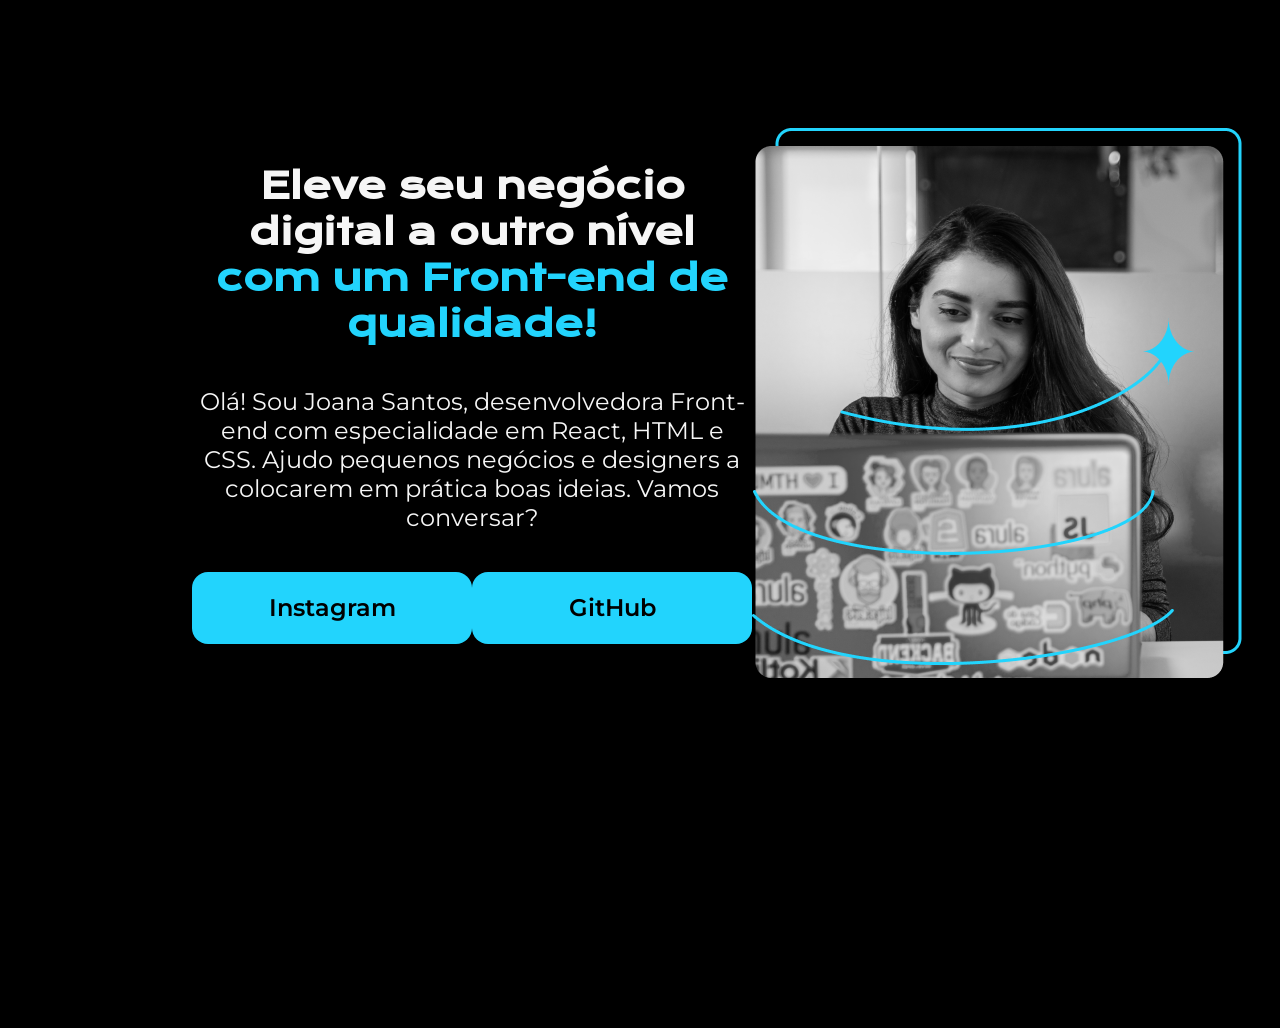
<file: trilha_html_css/passo_01/index.html>
<!DOCTYPE html>
<html lang="pt-br">

<head>
    <meta charset="UTF-8">
    <meta http-equiv="X-UA-Compatible" content="IE=edge">
    <meta name="viewport" content="width=device-width, initial-scale=1.0">
    <title>Portifolio</title>
    <link rel="stylesheet" href="style.css">
</head>

<body>
    <header></header>
    <main class="apresentacao">
        <section class="apresentacao__conteudo">
            <h1 class="apresentacao__conteudo__titulo">Eleve seu negócio digital a outro nível<strong 
            class="titulo-destaque"> com um Front-end de qualidade!
            </strong></h1>
            <p class="apresentacao__conteudo__texto">Olá! Sou Joana Santos, desenvolvedora
            Front-end com especialidade em React, HTML e
            CSS. Ajudo pequenos negócios e designers a
            colocarem em prática boas ideias. Vamos
            conversar?</p>
            <div class="apresentacao__links">
                <a class="apresentacao__links__link">Instagram</a>
                <a class="apresentacao__links__link">GitHub</a>
            </div>
        </section>
        <img src="/trilha_html_css/assets/profile.png" alt="Foto da Joana Santos programando">
    </main>
    <footer></footer>
</body>

</html>
</file>
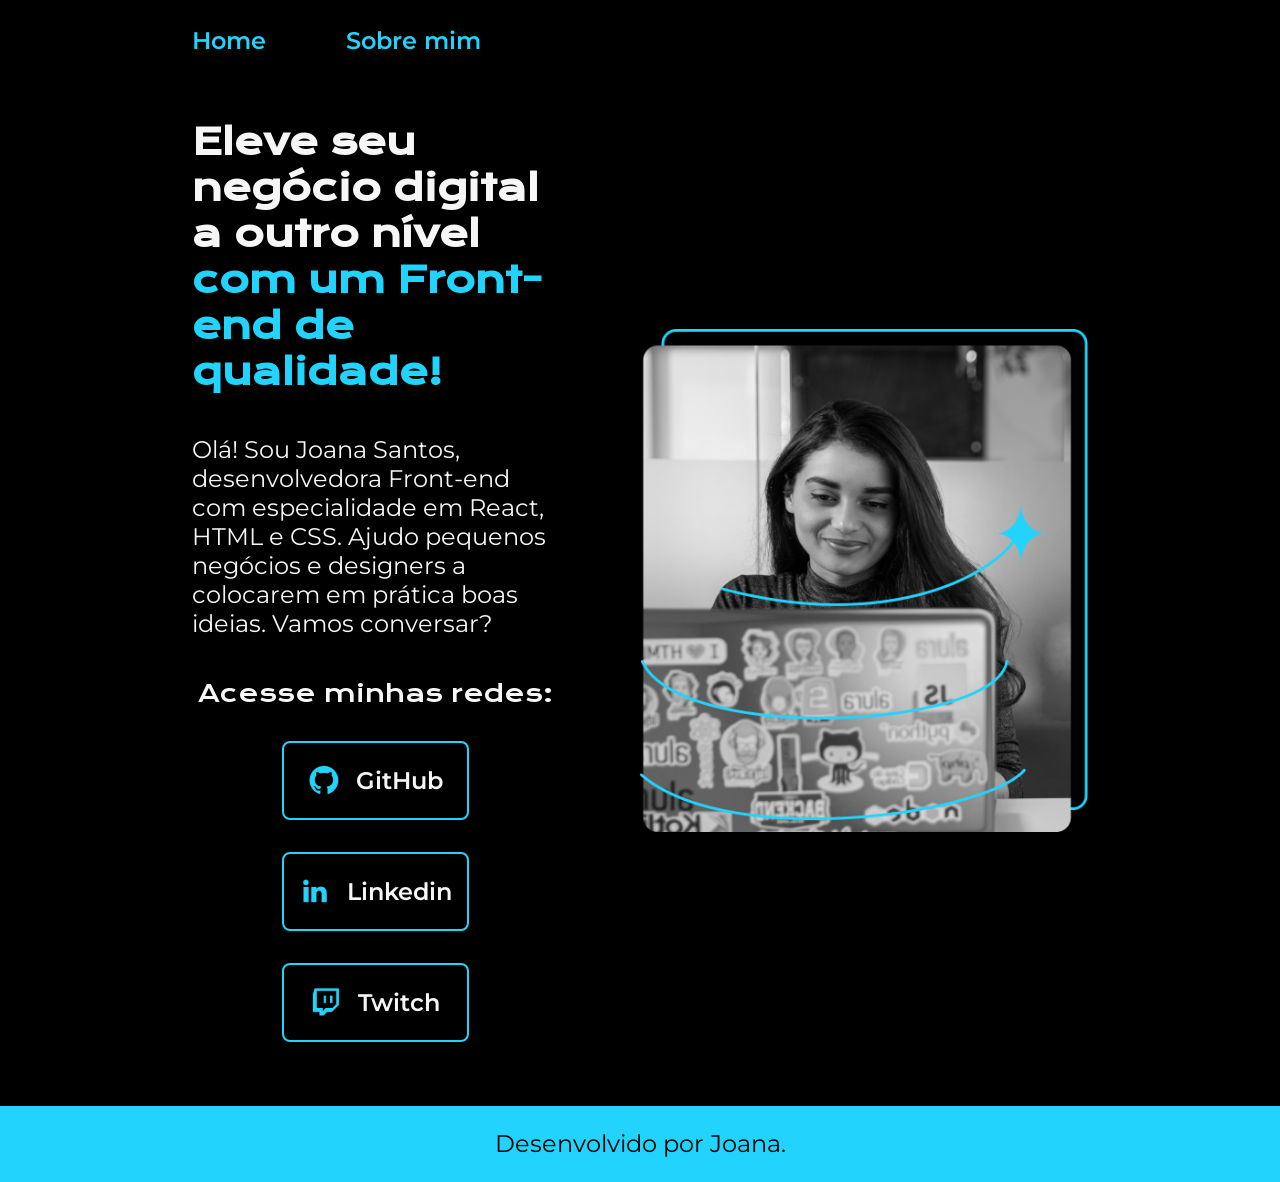
<file: trilha_html_css/passo_02/index.html>
<!DOCTYPE html>
<html lang="pt-br">

<head>
    <meta charset="UTF-8">
    <meta http-equiv="X-UA-Compatible" content="IE=edge">
    <meta name="viewport" content="width=device-width, initial-scale=1.0">
    <title>Portifolio</title>
    <link rel="stylesheet" href="/trilha_html_css/passo_02/styles/style.css">
</head>

<body>
    <header class="cabecalho">
        
        <nav class="cabecalho__menu">
            <a class="cabecalho__menu_link" href="index.html">Home</a>
            <a class="cabecalho__menu_link" href="about.html">Sobre mim</a>
        </nav>
        
    </header>
    
    <main class="apresentacao">
        
        <section class="apresentacao__conteudo">
            
            <h1 class="apresentacao__conteudo__titulo">Eleve seu negócio digital a outro nível<strong class="titulo-destaque"> com um Front-end de qualidade!</strong></h1>
            <p class="apresentacao__conteudo__texto">Olá! Sou Joana Santos, desenvolvedora
                Front-end com especialidade em React, HTML e CSS. Ajudo pequenos negócios e designers a colocarem em prática boas ideias. Vamos conversar?</p>
                
            <div class="apresentacao__links">
                
                <h2 class="apresentacao__links_h2">Acesse minhas redes:</h2>
                <a class="apresentacao__links__navegacao">
                    <img src="/trilha_html_css/assets/Logo_Github.png">
                    GitHub
                </a>
                <a class="apresentacao__links__navegacao">
                    <img src="/trilha_html_css/assets/Logo_linkedin.png">
                    Linkedin
                </a>
                <a class="apresentacao__links__navegacao">
                    <img src="/trilha_html_css/assets/Logo_Twitch.png">
                    Twitch
                </a>
                            
            </div>
                            
        </section>
                        
        <img class="apresentacao__imagem" src="/trilha_html_css/assets/profile.png" alt="Foto da Joana Santos programando">
                        
    </main>
        
    <footer class="rodape">
        <p>Desenvolvido por Joana.</p>
    </footer>
    
</body>
    
</html>
</file>
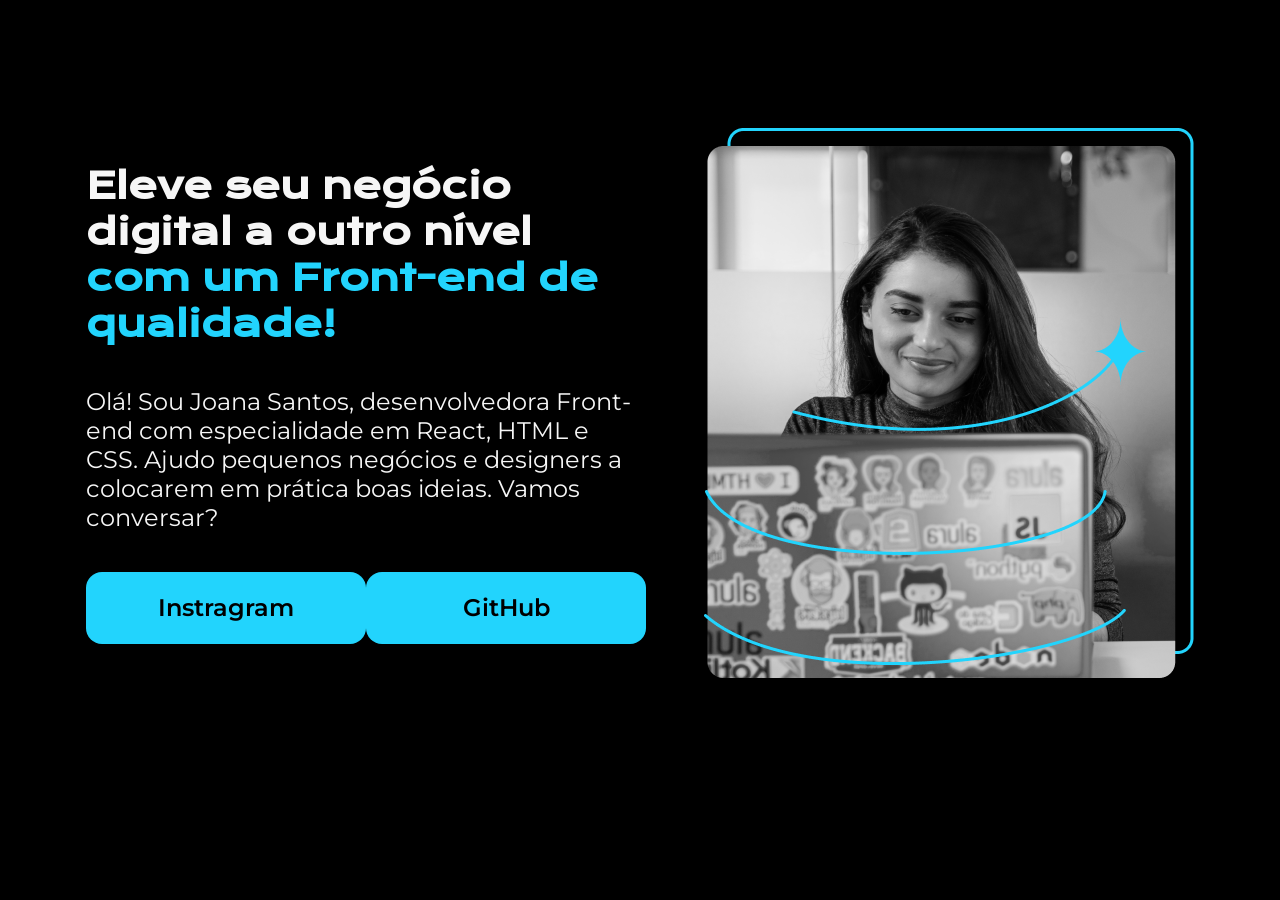
<file: praticando_conhecimento/html_css/01/index.html>
<!DOCTYPE html>
<html lang="pt-br">
<head>
    <meta charset="UTF-8">
    <meta name="viewport" content="width=device-width, initial-scale=1.0">
    <link rel="stylesheet" href="style.css">
    <title>Portifólio</title>
</head>
<body>

    <main class="apresentacao">
        <section class="apresentacao__conteudo">

            <h1 class="apresentacao__conteudo__titulo">Eleve seu negócio digital a outro nível <strong class="apresentacao__conteudo__destaque"> com um Front-end de qualidade!</strong>
            </h1>
        
            <p class="apresentacao__conteudo__texto">Olá! Sou Joana Santos, desenvolvedora Front-end com especialidade em React, HTML e CSS. Ajudo pequenos negócios e designers a colocarem em prática boas ideias. Vamos conversar?</p>
            
            <div class="apresentacao__conteudo__links">
                <a class="apresentacao__conteudo__links_navegacao">Instragram</a>
                <a class="apresentacao__conteudo__links_navegacao">GitHub</a>
            </div>
        </section>
    
        <img src="/trilha_html_css/assets/profile.png" alt="Foto da Joana Programando">
    </main>

</body>
</html>
</file>
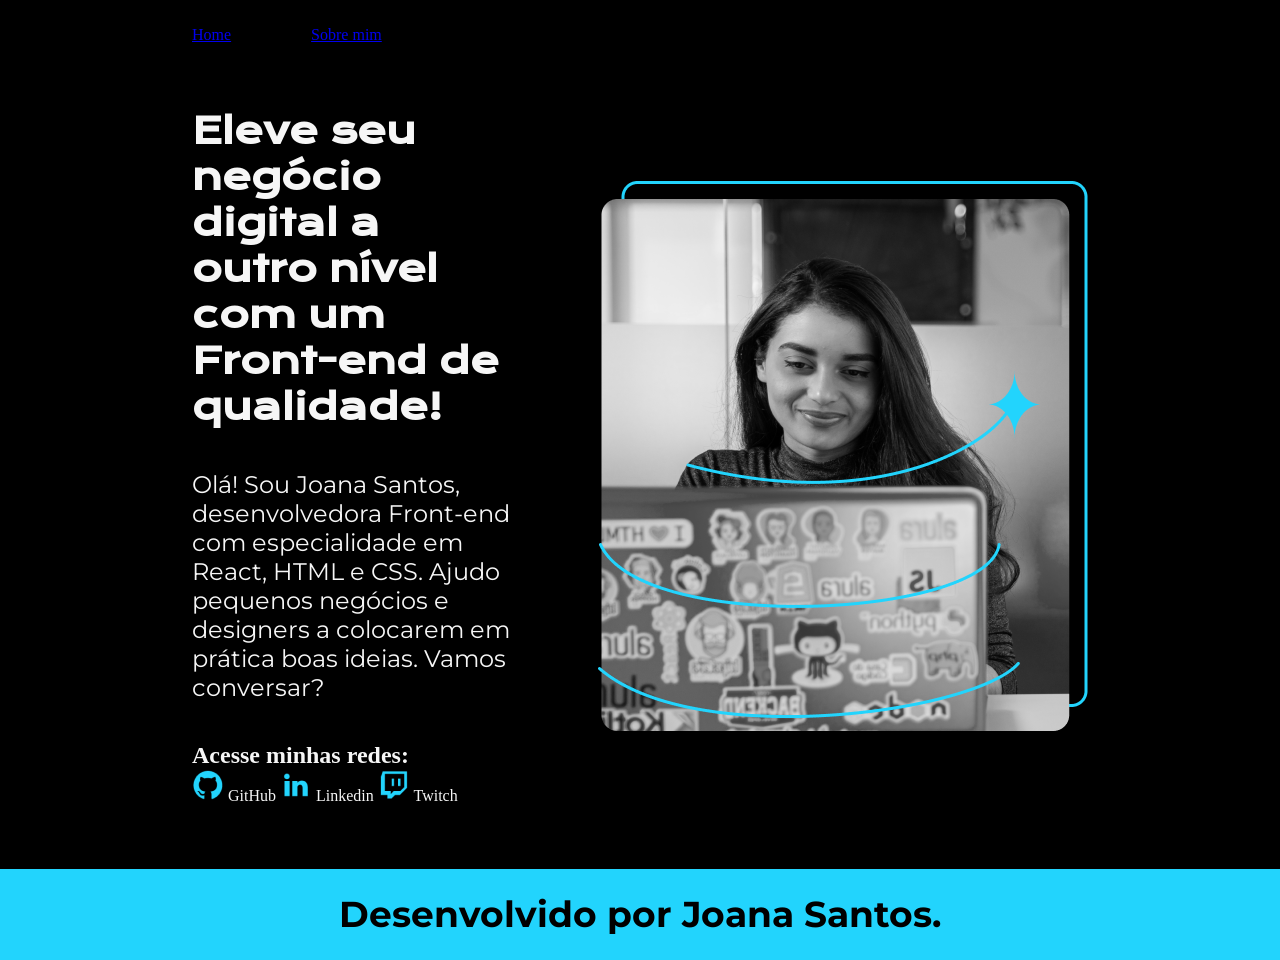
<file: praticando_conhecimento/html_css/02/index.html>
<!DOCTYPE html>
<html lang="pt-br">
<head>
    <meta charset="UTF-8">
    <meta name="viewport" content="width=device-width, initial-scale=1.0">
    <link rel="stylesheet" href="/trilha_html_css/passo_02/curso_3_4/styles/style.css">
    <title>Portifólio</title>
</head>
<body>

    <header class="cabecalho">
        <nav class="cabecalho__menu">
            <a class="cabecalho__menu__navegacao" href="index.html">Home</a>
            <a class="cabecalho__menu__navegacao" href="about.html">Sobre mim</a>
        </nav>
    </header>

    <main class="apresentacao">
        <section class="apresentacao__conteudo">

            <h1 class="apresentacao__conteudo__titulo">Eleve seu negócio digital a outro nível <strong class="apresentacao__conteudo__destaque"> com um Front-end de qualidade!</strong>
            </h1>
        
            <p class="apresentacao__conteudo__texto">Olá! Sou Joana Santos, desenvolvedora Front-end com especialidade em React, HTML e CSS. Ajudo pequenos negócios e designers a colocarem em prática boas ideias. Vamos conversar?</p>
            
            <div class="apresentacao__conteudo__links">

                <h2 class="apresentacao__conteudo__links__texto">Acesse minhas redes:</h2>

                <a class="apresentacao__conteudo__links_navegacao">
                    <img src="/trilha_html_css/assets/Logo_Github.png">
                    GitHub</a>
                <a class="apresentacao__conteudo__links_navegacao">
                    <img src="/trilha_html_css/assets/Logo_linkedin.png">
                    Linkedin</a>
                <a class="apresentacao__conteudo__links_navegacao">
                    <img src="/trilha_html_css/assets/Logo_Twitch.png">
                    Twitch</a>
            </div>
        </section>
    
        <img src="/trilha_html_css/assets/profile.png" alt="Foto da Joana Programando">
    </main>

    <footer class="rodape">
        <h2 class="rodape_texto">Desenvolvido por Joana Santos.</h2>
    </footer>
</body>
</html>
</file>
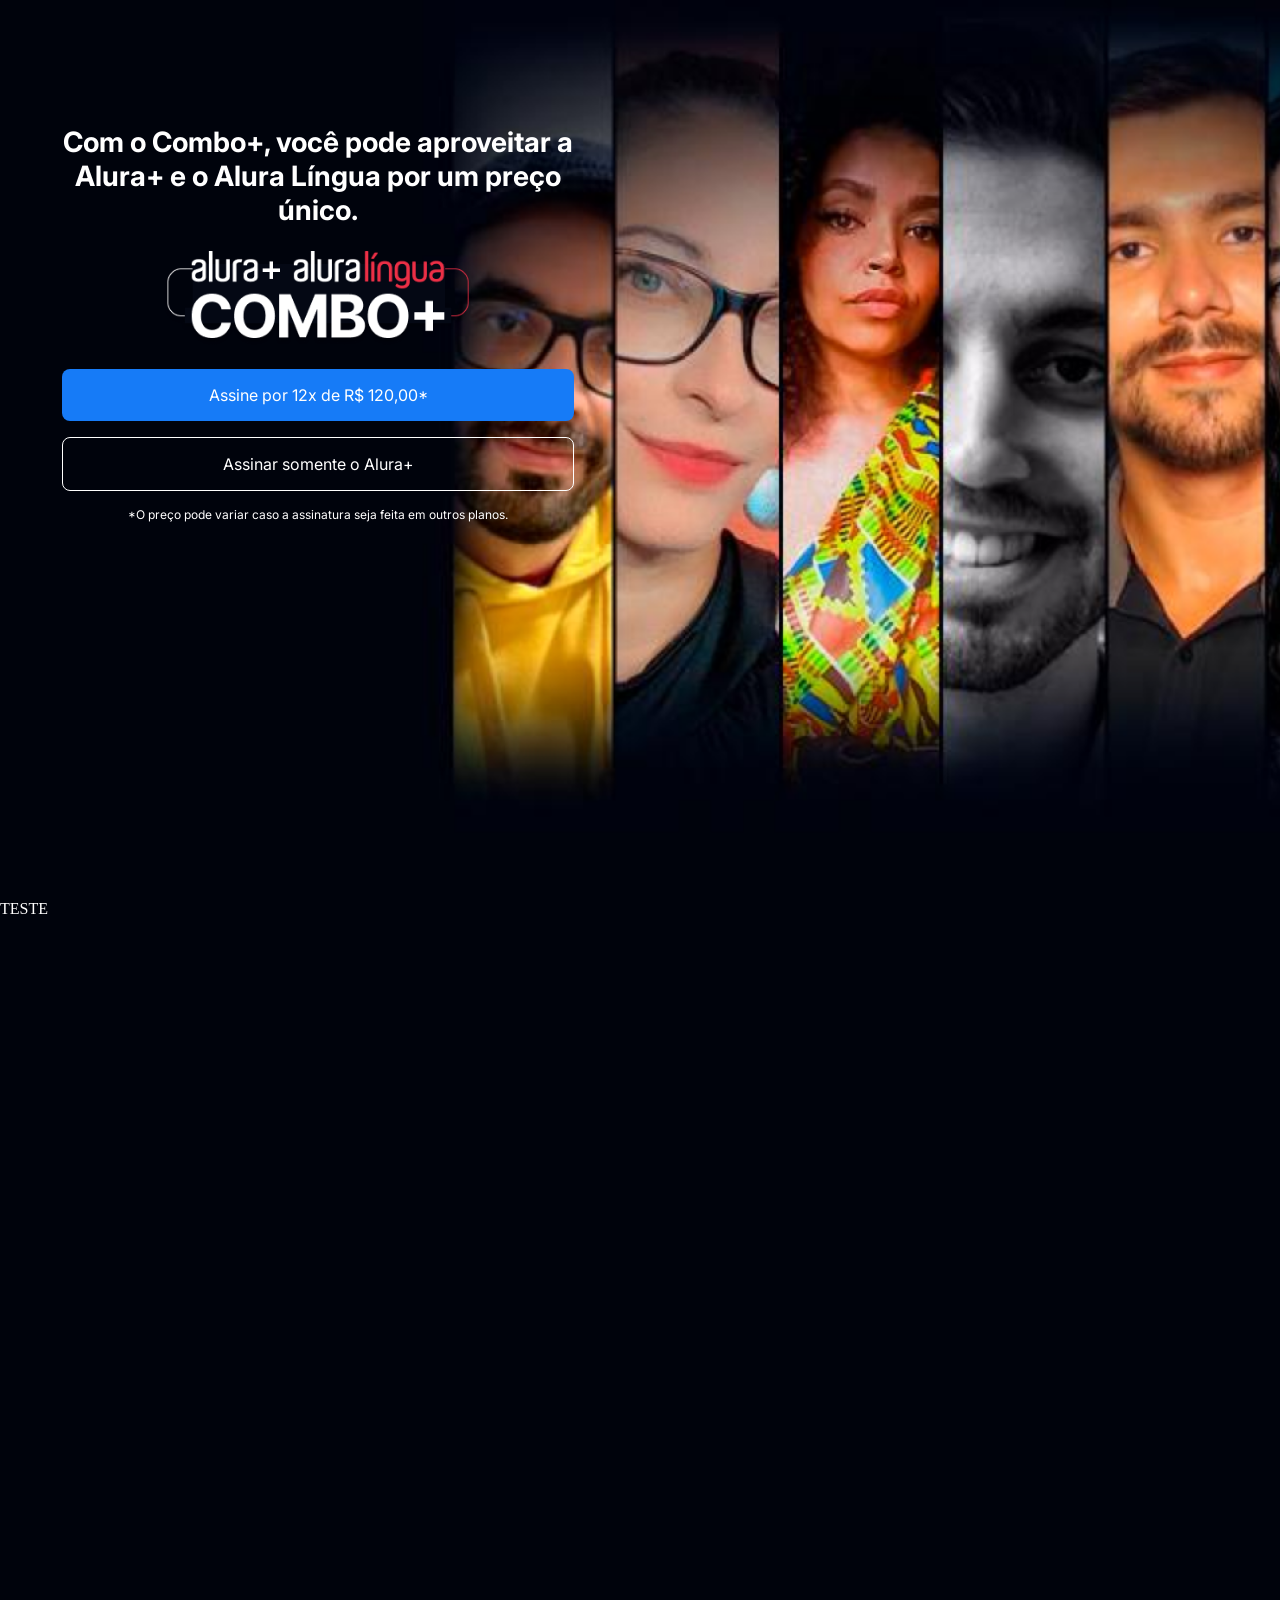
<file: praticando_conhecimento/html_css/05/index.html>
<!DOCTYPE html>
<html lang="pt-br">
<head>
    <meta charset="UTF-8">
    <meta name="viewport" content="width=device-width, initial-scale=1.0">
    <link rel="stylesheet" href="style.css">
    <title>Página Inicial</title>
</head>
<body>
    
    <main class="principal">
        
        <section class="principal__secao1">
            <div class="principal__secao1__conteudo">
                
                <h1 class="principal__secao1__conteudo__titulo">Com o Combo+, você pode aproveitar a Alura+ e o Alura Língua por um preço único.</h1>
                <img class="principal__secao1__conteudo__imagem" src="/trilha_html_css/assets/5_Combo.png">
                
                <div class="principal__secao1__conteudo__links">
                    
                    <a class="principal__secao1__conteudo__links__link1">
                        Assine por 12x de R$ 120,00*
                    </a>
                    
                    <a class="principal__secao1__conteudo__links__link2">
                        Assinar somente o Alura+
                    </a>
                    
                    <p class="principal__secao1__conteudo__links__paragrafo">
                        *O preço pode variar caso a assinatura seja feita em outros planos.
                    </p>
                </div>
            </div>
        </section>
    
        <section class="principal__secao2">
            TESTE
        </section>
    
    </main>
    
</body>
</html>
</file>
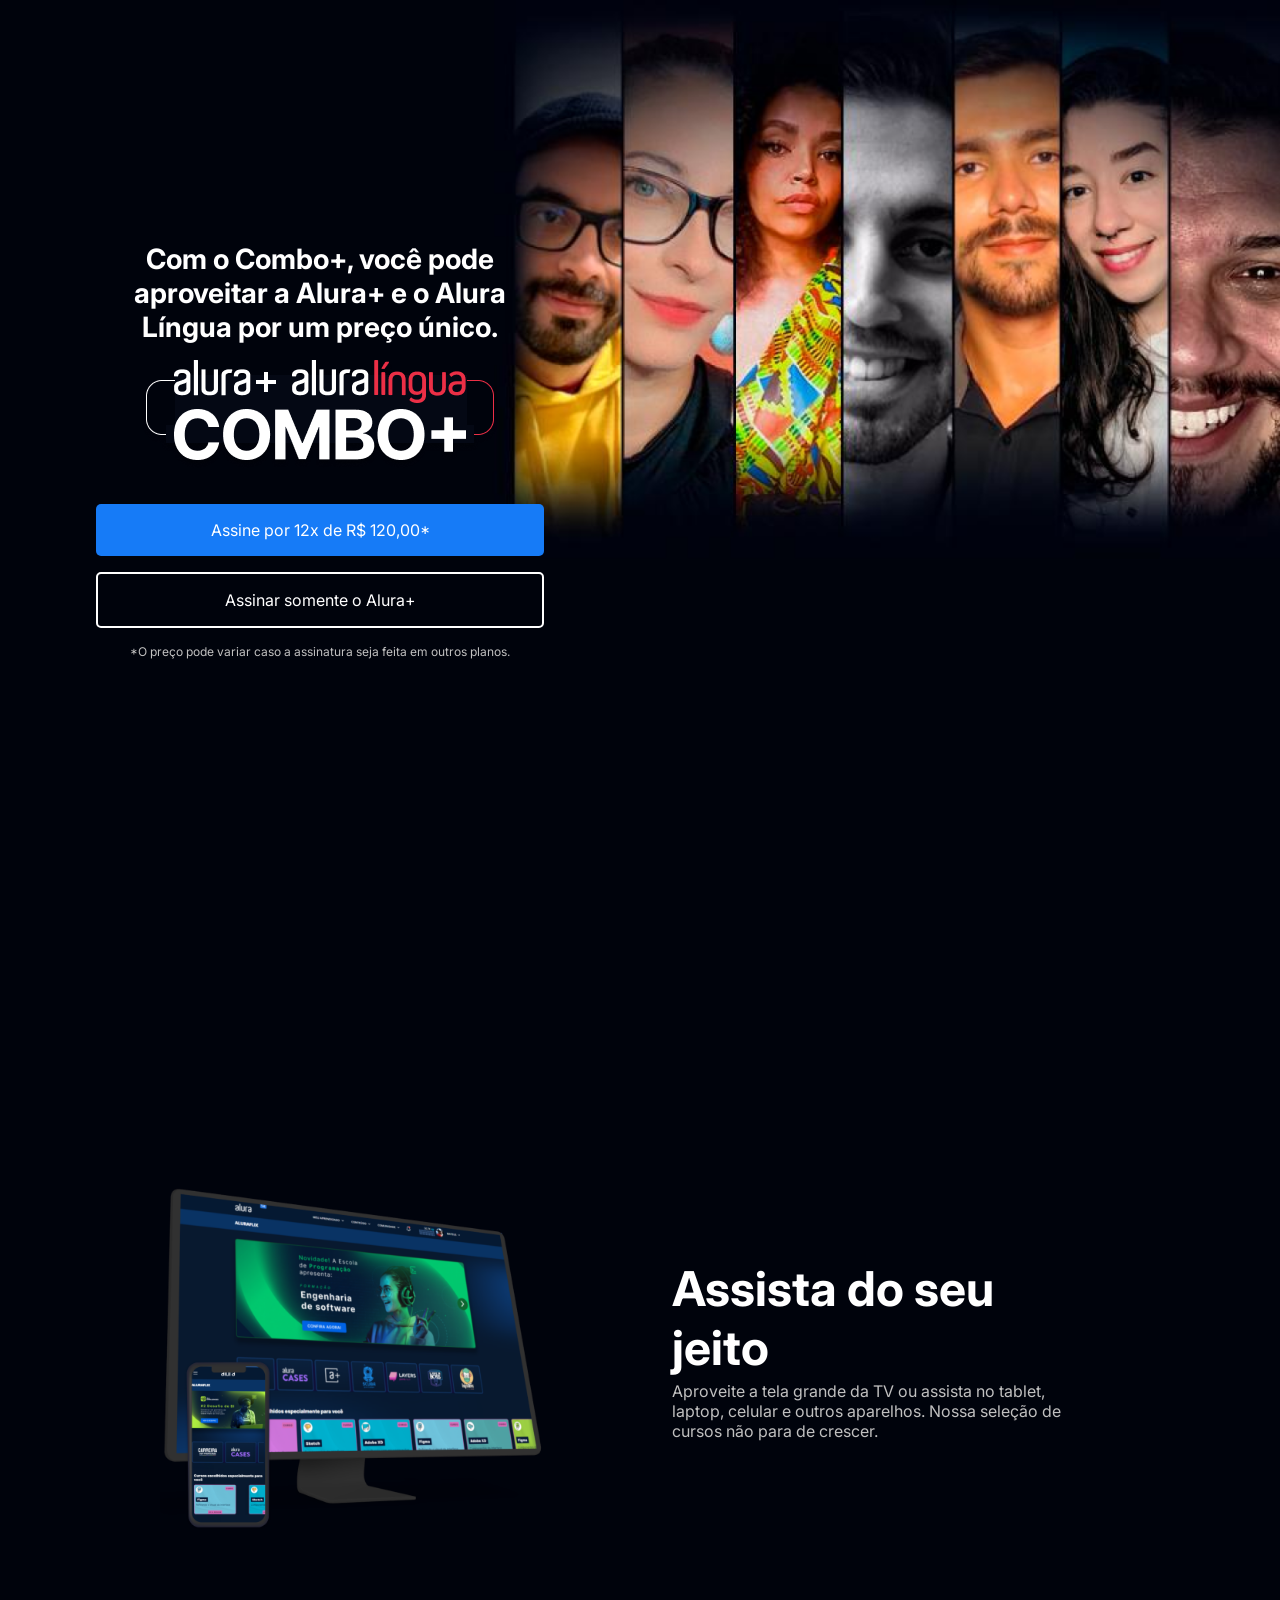
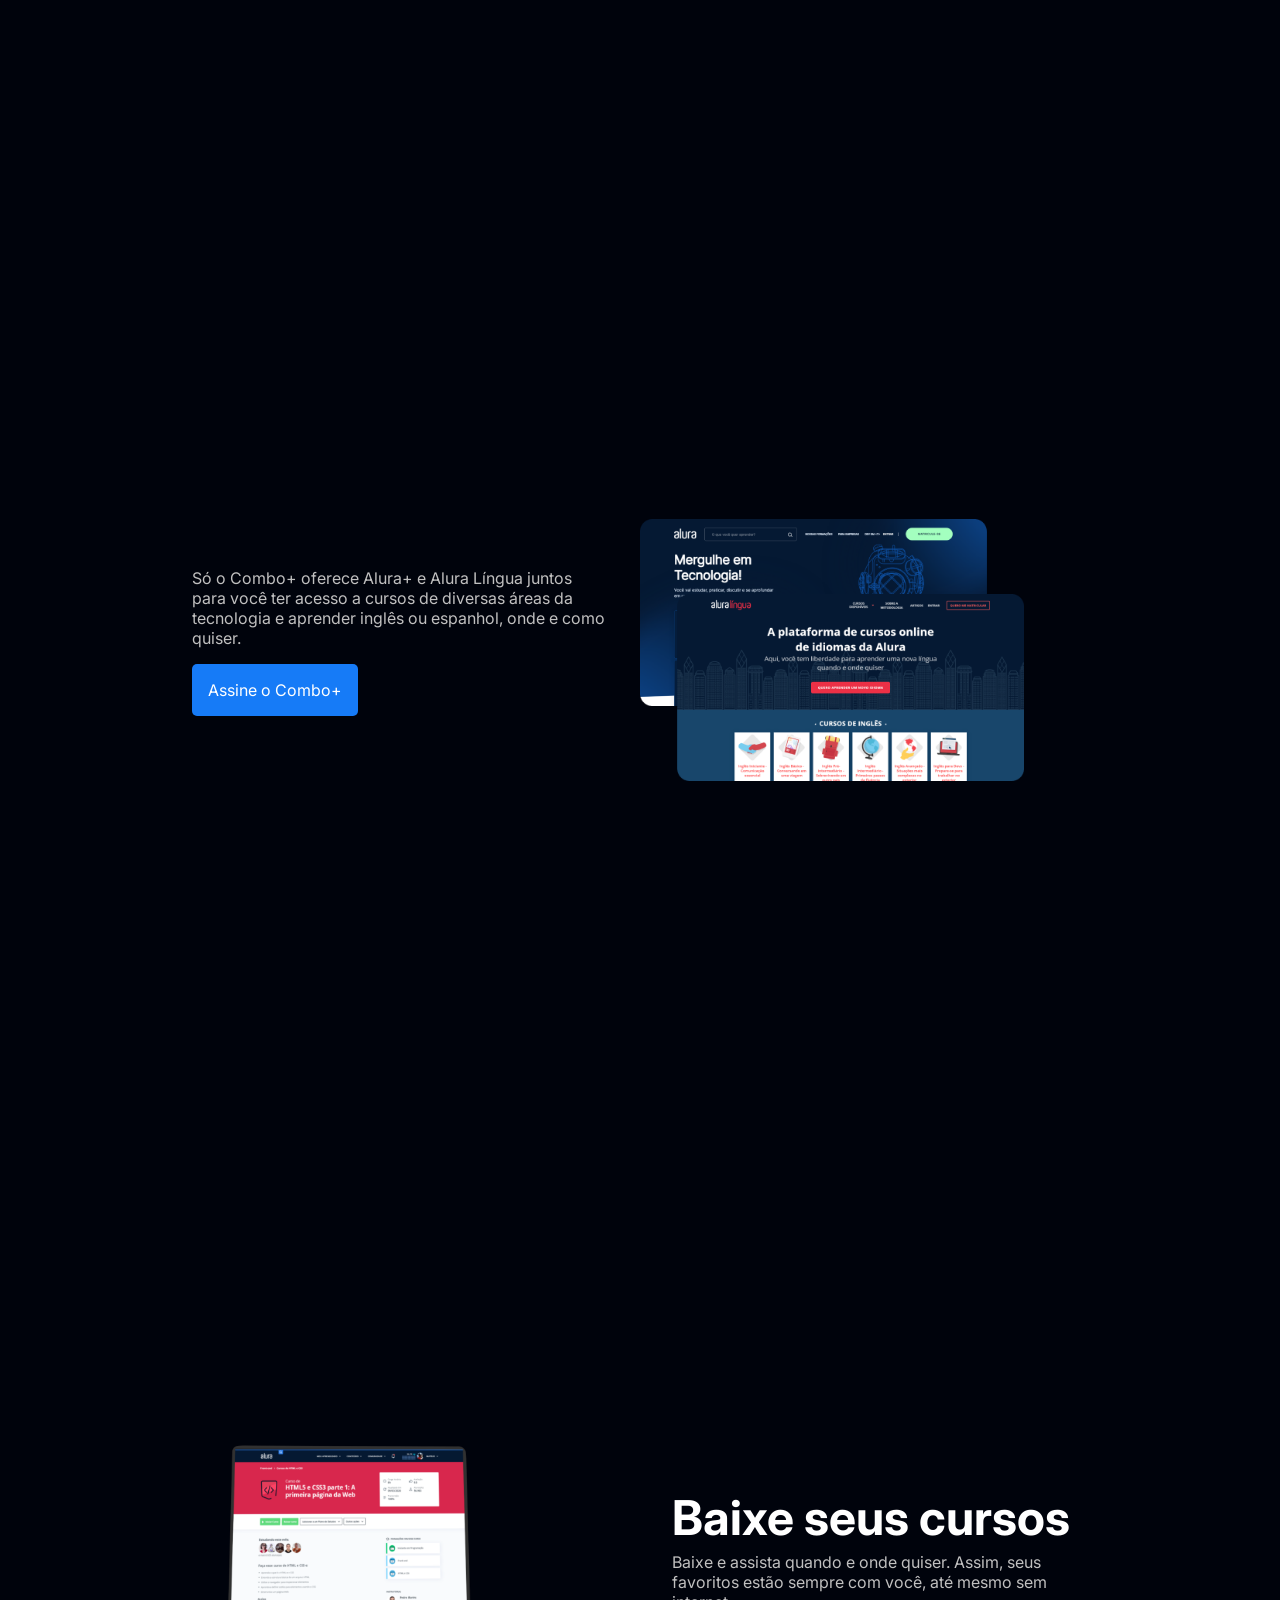
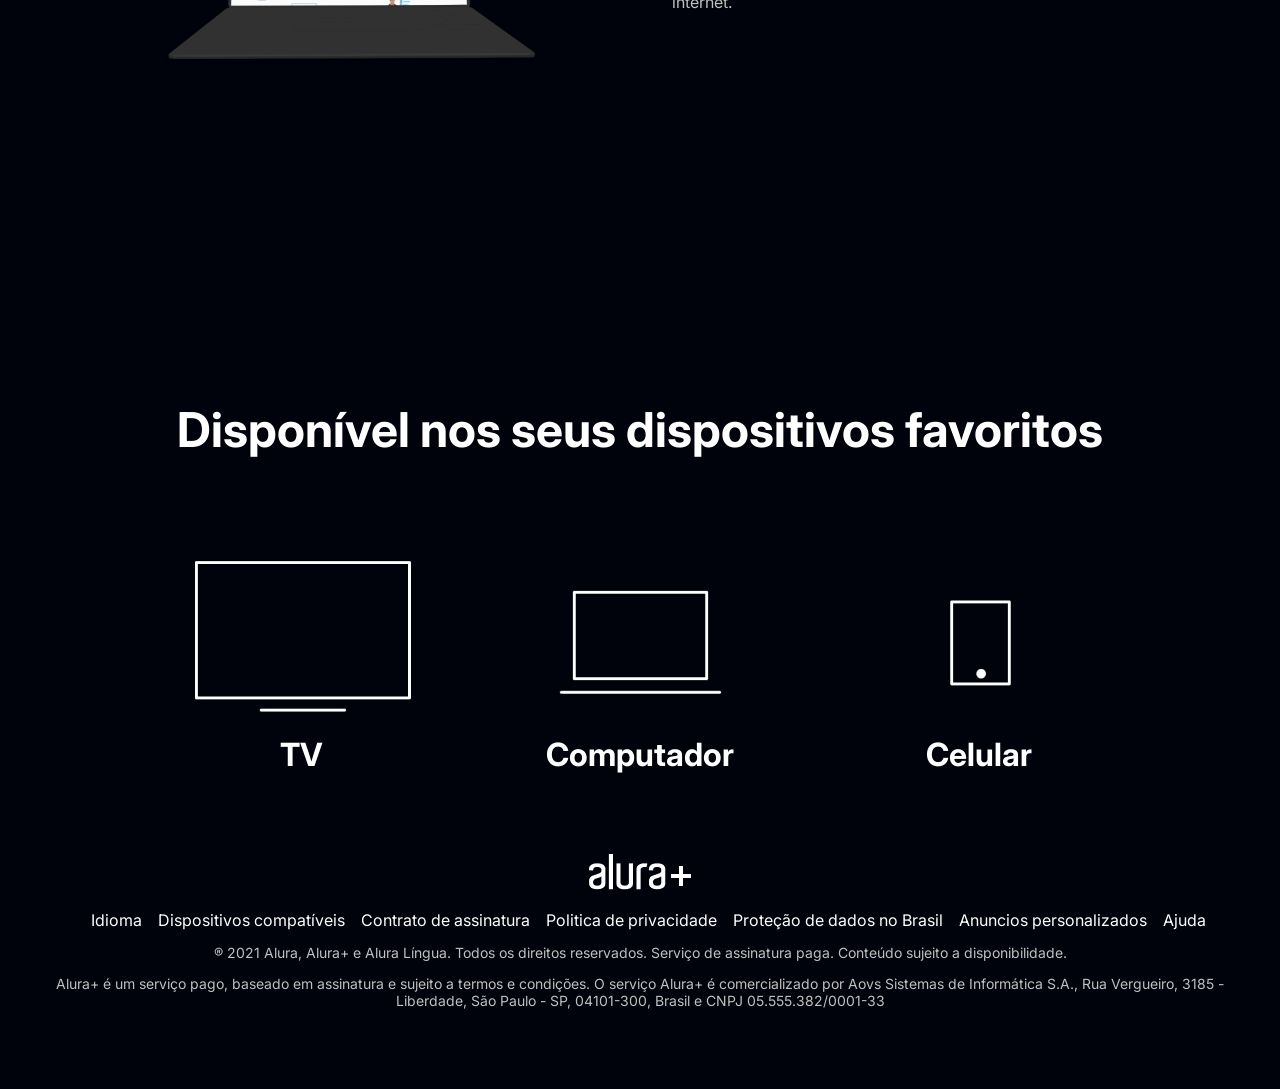
<file: trilha_html_css/passo_02/curso_5/index.html>
<!DOCTYPE html>
<html>

<head>
    <title>Alura Plus</title>
    <meta charset="UTF-8">
    <meta name="viewport" content="width=device-width, initial-scale=1">
    <link rel="stylesheet" href="style.css">

</head>

<body>
    <section class="principal container">
        <div class="container__caixa">
            <h1 class="container__titulo">Com o Combo+, você pode aproveitar a Alura+ e o Alura Língua por um preço
                único.</h1>
            <img src="/trilha_html_css/assets/5_Combo.png" alt="O combo+ é a junção do alura+ e o alura língua" class="container__imagem">
            <a class="container__botao">Assine por 12x de R$ 120,00*</a>
            <a class="container__botao botao_secundario">Assinar somente o Alura+</a>
            <p class="container__aviso">*O preço pode variar caso a assinatura seja feita em outros planos.</p>
        </div>
    </section>

    <section class="container secundario">
        <img src="/trilha_html_css/assets/5_Plataformas.png" alt="Um monitor e um celular com a alura plus aberta" class="secundario__imagem">
        <div class="container__descricao">
            <h2 class="descricao__titulo">Assista do seu jeito</h2>
            <p class="descricao__texto">Aproveite a tela grande da TV ou assista no tablet, laptop, celular e outros aparelhos. Nossa seleção de cursos não para de crescer.</p>
        </div>
    </section>

    <section class="container secundario">
        <div class="container__descricao">
            <p class="descricao__texto">
                Só o Combo+ oferece Alura+ e Alura Língua juntos para você ter acesso a cursos de diversas áreas da tecnologia e aprender inglês ou espanhol, onde e como quiser.
            </p>
            <a class="container__botao secundario__botao" container>Assine o Combo+</a>
        </div>
        <img src="/trilha_html_css/assets/6_Telas.png" alt="Tela do alura+ e alura língua" class="secundario__imagem">
    </section>

    <section class="container secundario">
        <img src="/trilha_html_css/assets/5_Notebook.png" alt="Notebook com a página do curso HTML5 e CSS3 da Alura aberta"
            class="secundario__imagem">
        <div class="container__descricao">
            <h2 class="descricao__titulo">Baixe seus cursos</h2>
            <p class="descricao__texto">Baixe e assista quando e onde quiser. Assim, seus favoritos estão sempre com
                você, até mesmo sem internet.</p>
        </div>
    </section>

    <section class="dispositivos">
        <h2 class="dispositivos__titulo">Disponível nos seus dispositivos favoritos</h2>
        <ul class="dispositivos__lista">
            <li>
                <img src="/trilha_html_css/assets/5_tv.png" alt="Ícone de televisão">
                <h3 class="lista__item">TV</h3>
            </li>
            <li>
                <img src="/trilha_html_css/assets/5_computador.png" alt="Ícone de computador">
                <h3 class="lista__item">Computador</h3>
            </li>
            <li>
                <img src="/trilha_html_css/assets/5_celular.png" alt="Ícone de celular">
                <h3 class="lista__item">Celular</h3>
            </li>
        </ul>
    </section>

    <footer class="rodape">
        <img src="/trilha_html_css/assets/5_Logo.png" alt="Alura+" class="rodape__logo">
        <ul class="rodape__lista">
            <li class="lista__link">
                <a href="#">Idioma</a>
            </li>
            <li class="lista__link">
                <a href="#">Dispositivos compatíveis</a>
            </li>
            <li class="lista__link">
                <a href="#">Contrato de assinatura</a>
            </li>
            <li class="lista__link">
                <a href="#">Politica de privacidade</a>
            </li>
            <li class="lista__link">
                <a href="#">Proteção de dados no Brasil</a>
            </li>
            <li class="lista__link">
                <a href="#">Anuncios personalizados</a>
            </li>
            <li class="lista__link">
                <a href="#">Ajuda</a>
            </li>
        </ul>
        <p class="rodape__texto">® 2021 Alura, Alura+ e Alura Língua. Todos os direitos reservados. Serviço de
            assinatura paga. Conteúdo sujeito a disponibilidade.</p>
        <p class="rodape__texto">Alura+ é um serviço pago, baseado em assinatura e sujeito a termos e condições. O
            serviço Alura+ é comercializado por Aovs Sistemas de Informática S.A., Rua Vergueiro, 3185 - Liberdade, São
            Paulo - SP, 04101-300, Brasil e CNPJ 05.555.382/0001-33</p>
    </footer>

</body>

</html>
</file>
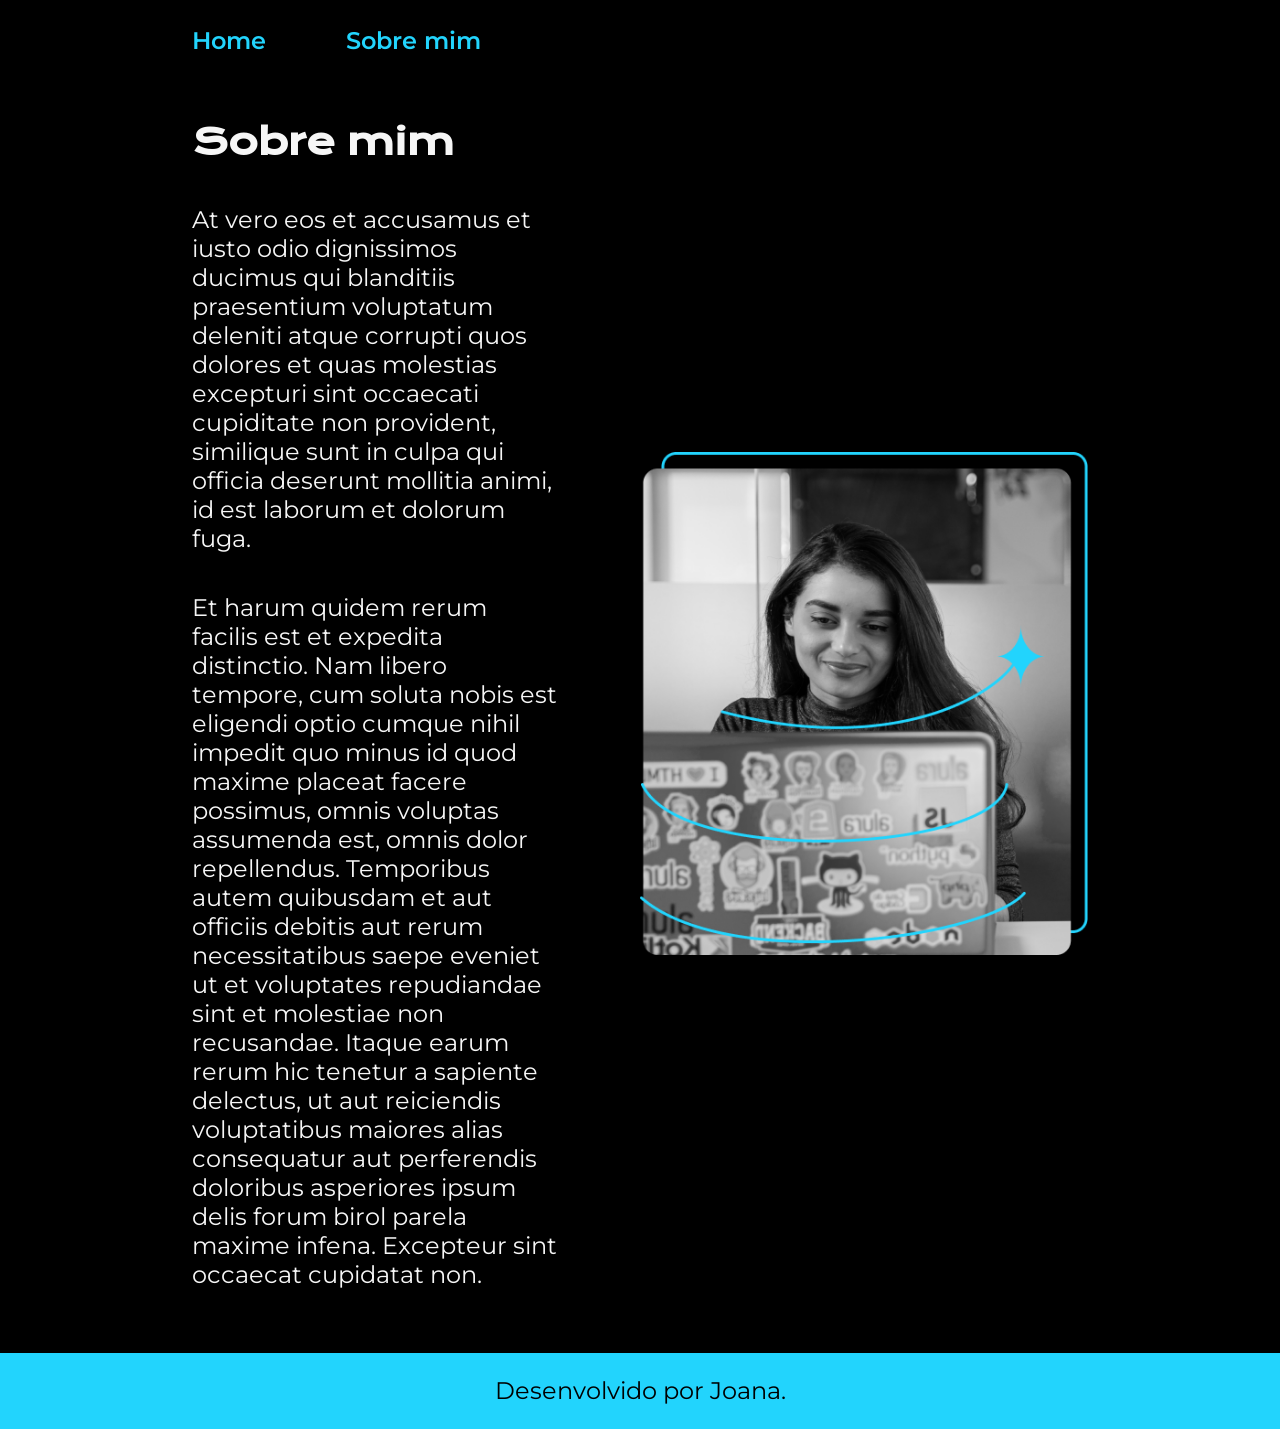
<file: trilha_html_css/passo_02/about.html>
<!DOCTYPE html>
<html lang="pt-br">
<head>
    <meta charset="UTF-8">
    <meta name="viewport" content="width=device-width, initial-scale=1.0">
    <title>Sobre mim</title>
    <link rel="stylesheet" href="styles/style.css">
</head>
<body>
    
    <header class="cabecalho">
        <nav class="cabecalho__menu">
            <a class="cabecalho__menu_link" href="index.html">Home</a>
            <a class="cabecalho__menu_link" href="about.html">Sobre mim</a>
        </nav>
    </header>
    
    
    <main class="apresentacao">
        
        <section class="apresentacao__conteudo">
            
            <h1 class="apresentacao__conteudo__titulo">Sobre mim</h1>
            
            <p class="apresentacao__conteudo__texto">At vero eos et accusamus et iusto odio dignissimos ducimus qui blanditiis praesentium voluptatum deleniti atque corrupti quos dolores et quas molestias excepturi sint occaecati cupiditate non provident, similique sunt in culpa qui officia deserunt mollitia animi, id est laborum et dolorum fuga.
            </p>
            
            <p class="apresentacao__conteudo__texto">Et harum quidem rerum facilis est et expedita distinctio. Nam libero tempore, cum soluta nobis est eligendi optio cumque nihil impedit quo minus id quod maxime placeat facere possimus, omnis voluptas assumenda est, omnis dolor repellendus. Temporibus autem quibusdam et aut officiis debitis aut rerum necessitatibus saepe eveniet ut et voluptates repudiandae sint et molestiae non recusandae. Itaque earum rerum hic tenetur a sapiente delectus, ut aut reiciendis voluptatibus maiores alias consequatur aut perferendis doloribus asperiores ipsum delis forum birol parela maxime infena. Excepteur sint occaecat cupidatat non.
            </p>
            
        </section>
        
        <img class="apresentacao__imagem" src="/trilha_html_css/assets/profile.png" alt="Foto da Joana Santos programando">
        
        
    </main>
    
    <footer>
        <h2 class="rodape">Desenvolvido por Joana.</h2>
    </footer>
    
</body>
</html>
</file>
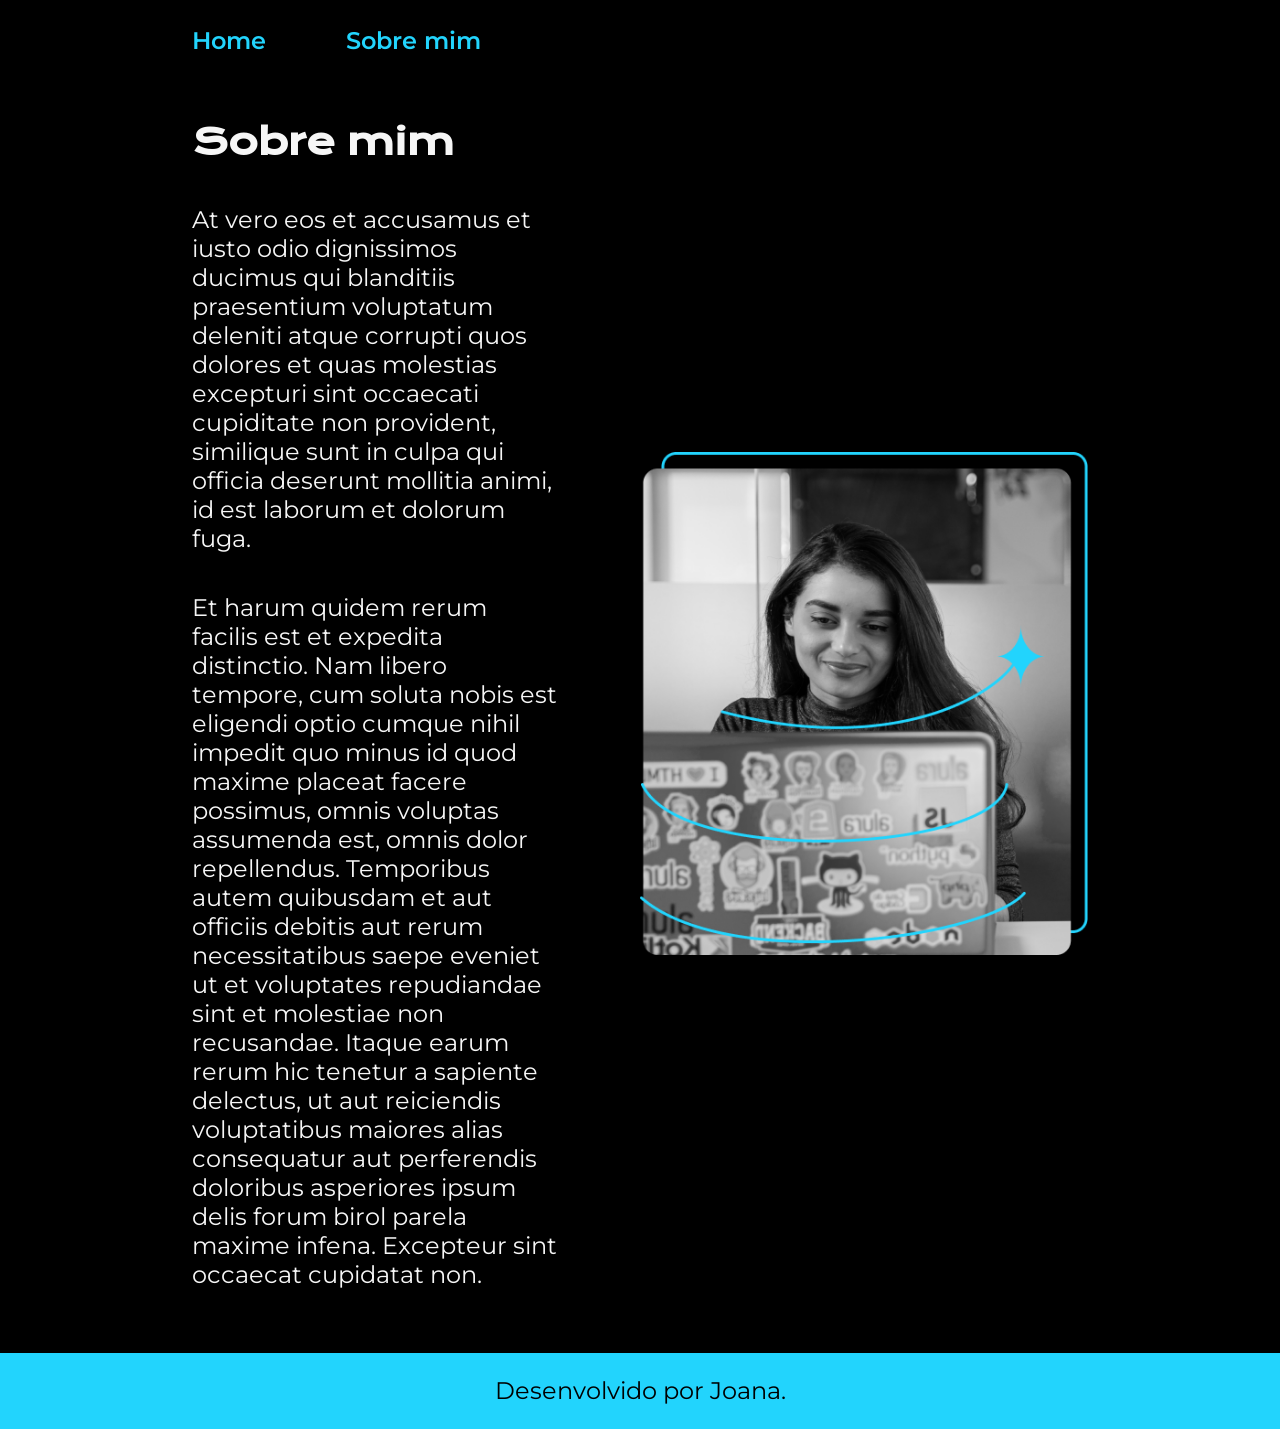
<file: trilha_html_css/passo_02/curso_3_4/about.html>
<!DOCTYPE html>
<html lang="pt-br">
<head>
    <meta charset="UTF-8">
    <meta name="viewport" content="width=device-width, initial-scale=1.0">
    <title>Sobre mim</title>
    <link rel="stylesheet" href="/trilha_html_css/passo_02/curso_3_4/styles/style.css">
</head>
<body>
    
    <header class="cabecalho">
        <nav class="cabecalho__menu">
            <a class="cabecalho__menu_link" href="index.html">Home</a>
            <a class="cabecalho__menu_link" href="about.html">Sobre mim</a>
        </nav>
    </header>
    
    
    <main class="apresentacao">
        
        <section class="apresentacao__conteudo">
            
            <h1 class="apresentacao__conteudo__titulo">Sobre mim</h1>
            
            <p class="apresentacao__conteudo__texto">At vero eos et accusamus et iusto odio dignissimos ducimus qui blanditiis praesentium voluptatum deleniti atque corrupti quos dolores et quas molestias excepturi sint occaecati cupiditate non provident, similique sunt in culpa qui officia deserunt mollitia animi, id est laborum et dolorum fuga.
            </p>
            
            <p class="apresentacao__conteudo__texto">Et harum quidem rerum facilis est et expedita distinctio. Nam libero tempore, cum soluta nobis est eligendi optio cumque nihil impedit quo minus id quod maxime placeat facere possimus, omnis voluptas assumenda est, omnis dolor repellendus. Temporibus autem quibusdam et aut officiis debitis aut rerum necessitatibus saepe eveniet ut et voluptates repudiandae sint et molestiae non recusandae. Itaque earum rerum hic tenetur a sapiente delectus, ut aut reiciendis voluptatibus maiores alias consequatur aut perferendis doloribus asperiores ipsum delis forum birol parela maxime infena. Excepteur sint occaecat cupidatat non.
            </p>
            
        </section>
        
        <img class="apresentacao__imagem" src="/trilha_html_css/assets/profile.png" alt="Foto da Joana Santos programando">
        
        
    </main>
    
    <footer>
        <h2 class="rodape">Desenvolvido por Joana.</h2>
    </footer>
    
</body>
</html>
</file>
<file: trilha_html_css/passo_01/style.css>
@import url('https://fonts.googleapis.com/css2?family=Krona+One&family=Montserrat:wght@400;600&display=swap');

*{
    margin: 0;
    padding: 0;
}

body{
    height: 100vh;
    box-sizing: border-box;
    background-color: #000000;
    color: #F6F6F6;
}

.titulo-destaque{
    color: #22D4FD;
}

.apresentacao{
    margin: 10% 15%;
    display: flex;
    align-items: center;
    justify-content: space-between;
}
.apresentacao__conteudo{
    width: 615px;
    display: flex;
    flex-direction: column;
    gap: 40px;

    /* border: 1px solid red; */
}

.apresentacao__conteudo__titulo{
    font-size: 36px;
    font-family: 'Krona One', sans-serif;
    text-align: center;
}

.apresentacao__conteudo__texto{
    font-size: 24px;
    font-family: 'Montserrat', sans-serif;
    text-align: center;

}

.apresentacao__links{
    display: flex;
    justify-content: space-between;
    /* border: 1px solid green; */
}

.apresentacao__links__link{
    background-color: #22D4FD;
    width: 280px;
    text-align: center;
    border-radius: 16px;
    font-size: 24px;
    font-weight: 600;
    padding: 21.5px 0;
    text-decoration: none;
    color: #000000;
    font-family: 'Montserrat', sans-serif;
}
</file>
<file: trilha_html_css/passo_02/styles/style.css>
@import url('https://fonts.googleapis.com/css2?family=Krona+One&family=Montserrat:wght@400;600&display=swap');

:root{
    --cor-primaria: #000000;
    --cor-secundaria: #F6F6F6;
    --cor-terciaria: #22D4FD;
    --cor-hover: #272727;
    --fonte-primaria: 'Krona One', sans-serif;
    --fonte-secundaria: 'Montserrat', sans-serif;
}

*{
    margin: 0;
    padding: 0;
}

body{
    box-sizing: border-box;
    background-color: var(--cor-primaria);
    color: var(--cor-secundaria);
}

.cabecalho{
    padding: 2% 0 0 15%;
}

.cabecalho__menu{
    display: flex;
    gap: 80px;
}

.cabecalho__menu_link{
    color: var(--cor-terciaria);
    font-family: var(--fonte-secundaria);
    font-weight: 600;
    font-size: 1.5rem;
    
    text-decoration: none;
}

.titulo-destaque{
    color: var(--cor-terciaria);
}

.apresentacao{
    padding: 5% 15%;
    display: flex;
    align-items: center;
    justify-content: space-between;
    gap: 82px;
}

.apresentacao__imagem{
    width: 50%;
}

.apresentacao__conteudo{
    width: 50%;
    display: flex;
    flex-direction: column;
    gap: 40px;
}

.apresentacao__conteudo__titulo{
    font-size: 2.25rem;
    font-family: var(--fonte-primaria);
}

.apresentacao__conteudo__texto{
    font-size: 1.5rem;
    font-family: var(--fonte-secundaria);
}

.apresentacao__links{
    display: flex;
    flex-direction: column;
    align-items: center;
    gap: 32px;
}

.apresentacao__links_h2{
    font-family: var(--fonte-primaria);
    font-weight: 400;
    font-size: 1.5rem;
}

.apresentacao__links__navegacao{
    color: var(--cor-secundaria);
    display: flex;
    width: 50%;
    align-items: center;
    justify-content: center;
    border-radius: 8px;
    font-size: 1.5rem;
    font-weight: 600;
    padding: 21.5px 0;
    text-decoration: none;
    font-family: var(--fonte-secundaria);
    border: 2px solid var(--cor-terciaria);
    gap: 16px;
}

.apresentacao__links__navegacao:hover{
    background-color: var(--cor-hover);
}

.rodape{
    background-color: var(--cor-terciaria);
    padding: 23.64px;
    text-align: center;
    font-family: var(--fonte-secundaria);
    font-weight: 400;
    font-size: 1.5rem;
    color: var(--cor-primaria);
}

@media (max-width: 1200px){
    
    .cabecalho{
        padding: 5%;
    }
    
    .cabecalho__menu{
        /* display: flex; */
        justify-content: center;
    }
    
    .apresentacao{
        flex-direction: column-reverse;
        padding: 15% 5%;
    }

    .apresentacao__conteudo{
        width: auto;
    }
}
</file>
<file: praticando_conhecimento/html_css/01/style.css>
@import url('https://fonts.googleapis.com/css2?family=Krona+One&family=Montserrat:ital,wght@0,100..900;1,100..900&display=swap');


*{
    margin: 0;
    padding: 0;
}

body{
    height: 100vh;
    box-sizing: border-box;

    background-color: #000000;
    color: #f6f6f6;
}

.apresentacao{
    padding: 10% 15%;
    display: flex;
    justify-content: center;
    align-items: center;
    gap: 58px;
}

.apresentacao__conteudo{
    /* border: 1px solid red; */
    width: 615px;
    display: flex;
    flex-direction: column;
    gap: 40px;
}

.apresentacao__conteudo__titulo{
    font-size: 36px;
    font-family: "Krona One", sans-serif;
}

.apresentacao__conteudo__texto{
    font-size: 24px;
    font-family: "Montserrat", sans-serif;
}

.apresentacao__conteudo__destaque{
    color: #22D4FD;
}

.apresentacao__conteudo__links{
    /* border: 1px solid green; */

    display: flex;
    justify-content: space-between;
}

.apresentacao__conteudo__links_navegacao{
    color: #000000;
    background-color: #22D4FD;
    padding: 21.5px 0;
    width: 280px;
    font-size: 24px;
    font-family: "Montserrat", sans-serif;
    font-weight: 600;
    text-align: center;
    border-radius: 16px;
}
</file>
<file: trilha_html_css/passo_02/curso_3_4/styles/style.css>
@import url('https://fonts.googleapis.com/css2?family=Krona+One&family=Montserrat:wght@400;600&display=swap');

:root{
    --cor-primaria: #000000;
    --cor-secundaria: #F6F6F6;
    --cor-terciaria: #22D4FD;
    --cor-hover: #272727;
    --fonte-primaria: 'Krona One', sans-serif;
    --fonte-secundaria: 'Montserrat', sans-serif;
}

*{
    margin: 0;
    padding: 0;
}

body{
    box-sizing: border-box;
    background-color: var(--cor-primaria);
    color: var(--cor-secundaria);
}

.cabecalho{
    padding: 2% 0 0 15%;
}

.cabecalho__menu{
    display: flex;
    gap: 80px;
}

.cabecalho__menu_link{
    color: var(--cor-terciaria);
    font-family: var(--fonte-secundaria);
    font-weight: 600;
    font-size: 1.5rem;
    
    text-decoration: none;
}

.titulo-destaque{
    color: var(--cor-terciaria);
}

.apresentacao{
    padding: 5% 15%;
    display: flex;
    align-items: center;
    justify-content: space-between;
    gap: 82px;
}

.apresentacao__imagem{
    width: 50%;
}

.apresentacao__conteudo{
    width: 50%;
    display: flex;
    flex-direction: column;
    gap: 40px;
}

.apresentacao__conteudo__titulo{
    font-size: 2.25rem;
    font-family: var(--fonte-primaria);
}

.apresentacao__conteudo__texto{
    font-size: 1.5rem;
    font-family: var(--fonte-secundaria);
}

.apresentacao__links{
    display: flex;
    flex-direction: column;
    align-items: center;
    gap: 32px;
}

.apresentacao__links_h2{
    font-family: var(--fonte-primaria);
    font-weight: 400;
    font-size: 1.5rem;
}

.apresentacao__links__navegacao{
    color: var(--cor-secundaria);
    display: flex;
    width: 50%;
    align-items: center;
    justify-content: center;
    border-radius: 8px;
    font-size: 1.5rem;
    font-weight: 600;
    padding: 21.5px 0;
    text-decoration: none;
    font-family: var(--fonte-secundaria);
    border: 2px solid var(--cor-terciaria);
    gap: 16px;
}

.apresentacao__links__navegacao:hover{
    background-color: var(--cor-hover);
}

.rodape{
    background-color: var(--cor-terciaria);
    padding: 23.64px;
    text-align: center;
    font-family: var(--fonte-secundaria);
    font-weight: 400;
    font-size: 1.5rem;
    color: var(--cor-primaria);
}

@media (max-width: 1200px){
    
    .cabecalho{
        padding: 5%;
    }
    
    .cabecalho__menu{
        /* display: flex; */
        justify-content: center;
    }
    
    .apresentacao{
        flex-direction: column-reverse;
        padding: 15% 5%;
    }

    .apresentacao__conteudo{
        width: auto;
    }
}
</file>
<file: praticando_conhecimento/html_css/05/style.css>
@import url('https://fonts.googleapis.com/css2?family=Inter:ital,opsz,wght@0,14..32,100..900;1,14..32,100..900&display=swap');

:root{
    --fonte-principal: "Inter", sans-serif;
    --cor-primaria: #ffffff;
    --cor-secundaria: #167BF7;
    --cor-background: #00030C;
}

*{
    margin: 0;
    padding: 0;
    box-sizing: border-box;
}

body{
    background-color: var(--cor-background);
    color: var(--cor-primaria);
}

.principal__secao1{
    height: 100vh;
    background-image: url(/trilha_html_css/assets/5_Bbackground.png);
    background-size: cover;
    background-position: center;
}

.principal__secao1__conteudo{
    padding: 125px 0 125px 3.75%;
    /* width: 40.83vw; */
    width: 588px;
    display: flex;
    flex-direction: column;
    align-items: center;
    gap: 24px;
}

.principal__secao1__conteudo__titulo{
    font-family: var(--fonte-principal);
    font-weight: 700;
    font-size: 1.75rem;
    /* font-size: 28px; */
    text-align: center;
}

.principal__secao1__conteudo__imagem{
    /* width: 348px; */
    width: 24.1vw;
    /* 24.1 */
    /* 348 100 */
}

.principal__secao1__conteudo__links{
    display: flex;
    flex-direction: column;
    align-items: center;
    gap: 16px;
}

.principal__secao1__conteudo__links__link1{
    font-family: var(--fonte-principal);
    font-size: 16px;
    padding: 16px 0;
    width: 512px;
    border-radius: 8px;
    background-color: var(--cor-secundaria);
    font-weight: 400;
    text-align: center;
}

.principal__secao1__conteudo__links__link2{
    border: 1px solid var(--cor-primaria);
    font-size: 16px;
    padding: 16px 0;
    width: 512px;
    border-radius: 8px;
    font-family: var(--fonte-principal);
    font-weight: 400;
    text-align: center; 
}

.principal__secao1__conteudo__links__paragrafo{
    font-family: var(--fonte-principal);
    font-weight: 400;
    font-size: 12px;
    text-align: center;
}

.principal__secao2{
    height: 100vh;
}
</file>
<file: trilha_html_css/passo_02/curso_5/style.css>
@import url('https://fonts.googleapis.com/css2?family=Inter:ital,opsz,wght@0,14..32,100..900;1,14..32,100..900&display=swap');


:root {
    --branco-principal: #FFFFFF;
    --cinza-secundario: #C0C0C0;
    --botao-azul: #167BF7;
    --cor-de-fundo: #00030C;
    --fonte-principal: 'Inter';
    --botao-azul-efeito: #3c92fa;
}

body {
    background-color: var(--cor-de-fundo);
    color: var(--branco-principal);
    font-family: var(--fonte-principal);
    font-size: 16px;
    font-weight: 400;
}

* {
    margin: 0;
    padding: 0;
}

.principal {
    background-image: url("/trilha_html_css/assets/5_Bbackground.png");
    background-repeat: no-repeat;
    background-size: contain;
    align-items: center;
    text-align: center;
}

.container {
    height: 100vh;
    display: grid;
    grid-template-columns: 50% 50%;
}

.container__botao {
    background-color: var(--botao-azul);
    border-radius: 5px;
    padding: 1em;
    color: var(--branco-principal);
    display: block;
    text-decoration: none;
    margin-bottom: 1em;
}

.botao_secundario {
    background-color: transparent;
    border: 2px solid var(--branco-principal)
}

.container__aviso {
    font-size: 12px;
    color: var(--cinza-secundario);
}

.container__titulo {
    font-size: 28px;
    font-weight: 700;
}

.container__imagem {
    margin: 1em 0 2em 0;
}

.container__caixa {
    margin: 0 6em;
}

.secundario__imagem {
    width: 80%;
}

.secundario {
    align-items: center;
    margin: 0 10em;
}

.descricao__titulo {
    font-weight: 700;
    font-size: 48px;
    color: var(--branco-principal);
    margin-bottom: 0.1em;
}

.descricao__texto {
    color: var(--cinza-secundario);
}

.secundario__botao {
    display: inline-block;
    margin-top: 1em;
}

.container__descricao {
    padding: 2em;
}

.dispositivos__lista {
    display: flex;
    justify-content: center;
    list-style-type: none;
    margin: 5em 0;
}

.dispositivos {
    text-align: center;
}

.dispositivos__titulo {
    font-size: 48px;
    color: var(--branco-principal);
}

.lista__item {
    font-size: 32px;
    color: var(--branco-principal);
}

.rodape {
    text-align: center;
    margin: 5em 3em;
}

.rodape__lista {
    display: flex;
    justify-content: center;
    list-style-type: none;
    margin-top: 1em;
}

.lista__link a{
    text-decoration: none;
    color: var(--branco-principal);
    margin-left: 1em;
}

.rodape__texto {
    margin: 1em 0;
    color: var(--cinza-secundario);
    font-size: 14px;
}

.lista__link a:hover {
    color: var(--botao-azul);
}

.lista__link a:active {
    color: purple;
}

.container__botao:hover {
    background-color: var(--botao-azul-efeito);
    color: var(--cor-de-fundo);
}
</file>
